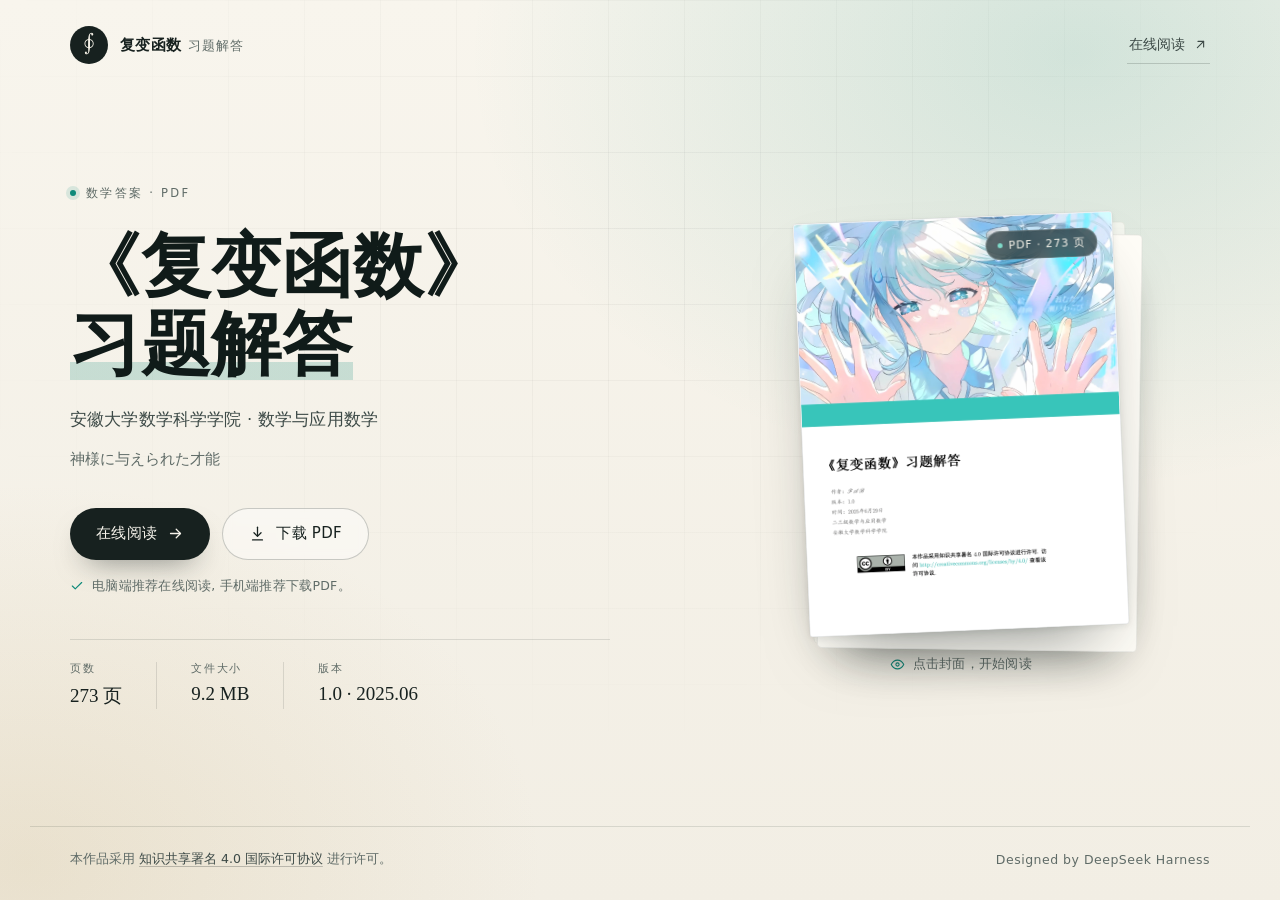
<file: index.html>
<!doctype html>
<html lang="zh-CN">
  <head>
    <meta charset="utf-8" />
    <meta name="viewport" content="width=device-width, initial-scale=1" />
    <title>《复变函数》习题解答 · 在线阅读</title>
    <meta
      name="description"
      content="神様に与えられた才能"
    />
    <meta name="theme-color" content="#f4f1e8" />
    <meta property="og:title" content="《复变函数》习题解答 · 在线阅读" />
    <meta
      property="og:description"
      content="共 273 页的习题解答合集，点击即可在网页中翻阅。"
    />
    <meta property="og:type" content="website" />
    <link rel="stylesheet" href="assets/css/base.css" />
    <link rel="stylesheet" href="assets/css/site.css" />
    <link
      rel="icon"
      href="data:image/svg+xml,%3Csvg xmlns='http://www.w3.org/2000/svg' viewBox='0 0 64 64'%3E%3Crect width='64' height='64' rx='14' fill='%2317211f'/%3E%3Ctext x='32' y='45' font-size='38' text-anchor='middle' fill='%23f6f2e8' font-family='Georgia,serif'%3E%E2%88%AE%3C/text%3E%3C/svg%3E"
    />
  </head>
  <body>
    <a class="skip-link" href="#main">跳到主要内容</a>
    <div class="bg" aria-hidden="true"></div>

    <header class="site-header">
      <a class="brand" href="./" aria-label="复变函数习题解答 · 首页">
        <span class="brand-mark" aria-hidden="true">∮</span>
        <span class="brand-text">
          复变函数
          <span class="brand-sub">习题解答</span>
        </span>
      </a>

      <a class="header-cta" href="viewer.html">
        在线阅读
        <svg viewBox="0 0 24 24" fill="none" stroke="currentColor" stroke-width="1.8" stroke-linecap="round" stroke-linejoin="round" aria-hidden="true">
          <path d="M7 17 17 7" />
          <path d="M8 7h9v9" />
        </svg>
      </a>
    </header>

    <main id="main" class="hero">
      <section class="copy">
        <p class="eyebrow">
          <span class="pulse" aria-hidden="true"></span>
          数学答案 · PDF
        </p>

        <h1>
          《复变函数》<br />
          <span class="h1-sub">习题解答</span>
        </h1>

        <p class="lede">安徽大学数学科学学院 · 数学与应用数学</p>
        <p class="desc">
          神様に与えられた才能
        </p>

        <div class="cta-row">
          <a class="btn btn-primary" href="viewer.html">
            <span>在线阅读</span>
            <svg class="arrow" viewBox="0 0 24 24" fill="none" stroke="currentColor" stroke-width="1.8" stroke-linecap="round" stroke-linejoin="round" aria-hidden="true">
              <path d="M5 12h14" />
              <path d="m13 6 6 6-6 6" />
            </svg>
          </a>

          <a class="btn btn-ghost" href="Latex.pdf" download="复变函数习题解答.pdf">
            <svg viewBox="0 0 24 24" fill="none" stroke="currentColor" stroke-width="1.8" stroke-linecap="round" stroke-linejoin="round" aria-hidden="true">
              <path d="M12 3v12" />
              <path d="m7 11 5 5 5-5" />
              <path d="M5 21h14" />
            </svg>
            <span>下载 PDF</span>
          </a>
        </div>

        <p class="fine-print">
          <svg viewBox="0 0 24 24" fill="none" stroke="currentColor" stroke-width="2" stroke-linecap="round" stroke-linejoin="round" aria-hidden="true">
            <path d="m20 6-11 11-5-5" />
          </svg>
          电脑端推荐在线阅读, 手机端推荐下载PDF。
        </p>

        <dl class="meta-row">
          <div>
            <dt>页数</dt>
            <dd>273 页</dd>
          </div>
          <div>
            <dt>文件大小</dt>
            <dd>9.2 MB</dd>
          </div>
          <div>
            <dt>版本</dt>
            <dd>1.0 · 2025.06</dd>
          </div>
        </dl>
      </section>

      <section class="visual" aria-label="文档封面">
        <a class="cover-card" href="viewer.html" aria-label="点击封面，打开在线阅读器">
          <img
            src="assets/img/cover.webp"
            width="1400"
            height="1812"
            alt="《复变函数》习题解答封面"
            fetchpriority="high"
          />
          <span class="cover-tag">PDF · 273 页</span>
        </a>
        <p class="float-note">
          <svg viewBox="0 0 24 24" fill="none" stroke="currentColor" stroke-width="1.7" stroke-linecap="round" stroke-linejoin="round" aria-hidden="true">
            <path d="M2 12s3.5-7 10-7 10 7 10 7-3.5 7-10 7-10-7-10-7Z" />
            <circle cx="12" cy="12" r="2.6" />
          </svg>
          点击封面，开始阅读
        </p>
      </section>
    </main>

    <footer class="site-footer">
      <p>
        本作品采用
        <a
          href="https://creativecommons.org/licenses/by/4.0/deed.zh-hans"
          target="_blank"
          rel="noopener noreferrer"
          >知识共享署名 4.0 国际许可协议</a
        >
        进行许可。
      </p>
      <p class="footer-dim">Designed by DeepSeek Harness</p>
    </footer>
  </body>
</html>
</file>
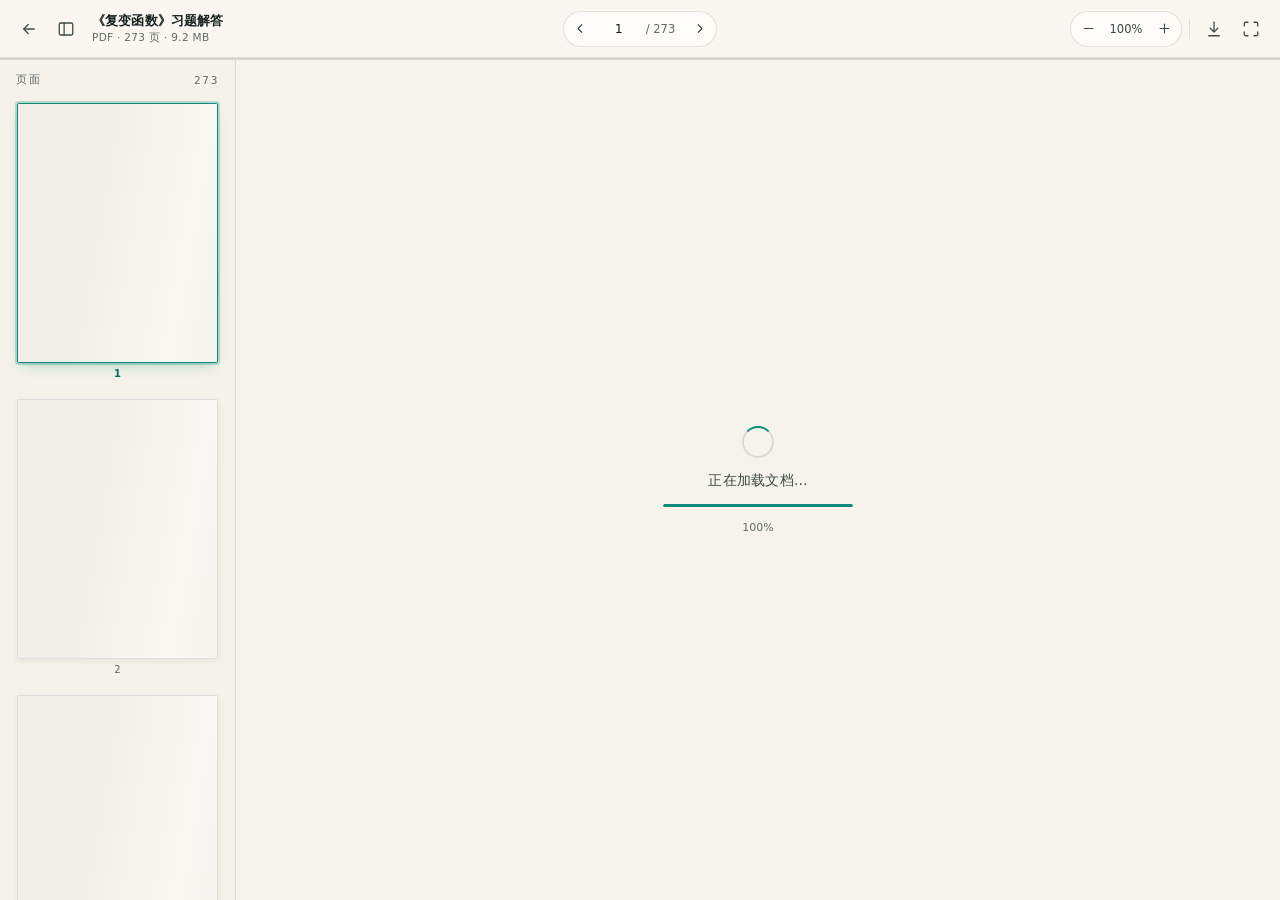
<file: viewer.html>
<!doctype html>
<html lang="zh-CN">
  <head>
    <meta charset="utf-8" />
    <meta name="viewport" content="width=device-width, initial-scale=1, viewport-fit=cover" />
    <title>《复变函数》习题解答 · 阅读器</title>
    <meta name="description" content="《复变函数》习题解答在线阅读器，基于 pdf.js。" />
    <meta name="theme-color" content="#faf8f2" />
    <script>
      if (location.protocol === "file:") {
        document.documentElement.classList.add("file-protocol");
      }
    </script>
    <link rel="stylesheet" href="assets/css/base.css" />
    <link rel="stylesheet" href="assets/css/viewer.css" />
    <link rel="modulepreload" href="assets/vendor/pdfjs/pdf.min.mjs" />
    <link
      rel="icon"
      href="data:image/svg+xml,%3Csvg xmlns='http://www.w3.org/2000/svg' viewBox='0 0 64 64'%3E%3Crect width='64' height='64' rx='14' fill='%2317211f'/%3E%3Ctext x='32' y='45' font-size='38' text-anchor='middle' fill='%23f6f2e8' font-family='Georgia,serif'%3E%E2%88%AE%3C/text%3E%3C/svg%3E"
    />
  </head>
  <body class="viewer-body">
    <div class="file-warning" id="fileWarning">
      <div class="file-warning-card">
        <h1>请通过本地服务器打开</h1>
        <p>
          你正在以 <code>file://</code> 方式直接打开此页面。出于安全限制，浏览器不允许页面读取本地 PDF，pdf.js 因此无法工作。
        </p>
        <p>
          双击项目文件夹中的 <code>serve.command</code>，或在文件夹内运行
          <code>python3 -m http.server 8000</code>，然后访问
          <code>http://localhost:8000</code>。
        </p>
        <a class="btn-small primary" href="Latex.pdf">先下载 PDF</a>
      </div>
    </div>

    <div class="app" id="app">
      <header class="topbar" id="topbar">
        <div class="tb-left">
          <a class="icon-btn back-btn" href="index.html" title="返回首页" aria-label="返回首页">
            <svg viewBox="0 0 24 24" fill="none" stroke="currentColor" stroke-width="1.7" stroke-linecap="round" stroke-linejoin="round" aria-hidden="true">
              <path d="M19 12H5" />
              <path d="m11 18-6-6 6-6" />
            </svg>
          </a>
          <button
            class="icon-btn"
            id="sidebarToggle"
            type="button"
            title="显示 / 隐藏页面缩略图"
            aria-label="显示或隐藏页面缩略图"
            aria-pressed="true"
          >
            <svg viewBox="0 0 24 24" fill="none" stroke="currentColor" stroke-width="1.7" stroke-linecap="round" stroke-linejoin="round" aria-hidden="true">
              <rect x="3" y="4" width="18" height="16" rx="2" />
              <path d="M9.5 4v16" />
            </svg>
          </button>
          <div class="doc-meta">
            <span class="doc-title">《复变函数》习题解答</span>
            <span class="doc-sub">PDF · 273 页 · 9.2 MB</span>
          </div>
        </div>

        <div class="pager" role="group" aria-label="页码">
          <button class="pager-btn" id="prevBtn" type="button" title="上一页（←）" aria-label="上一页">
            <svg viewBox="0 0 24 24" fill="none" stroke="currentColor" stroke-width="1.9" stroke-linecap="round" stroke-linejoin="round" aria-hidden="true">
              <path d="m14 6-6 6 6 6" />
            </svg>
          </button>
          <input
            class="page-input"
            id="pageInput"
            type="text"
            inputmode="numeric"
            autocomplete="off"
            spellcheck="false"
            value="1"
            aria-label="当前页码，输入后按回车跳转"
            title="输入页码后按回车跳转"
          />
          <span class="page-total">/ <span id="pageTotal">—</span></span>
          <button class="pager-btn" id="nextBtn" type="button" title="下一页（→）" aria-label="下一页">
            <svg viewBox="0 0 24 24" fill="none" stroke="currentColor" stroke-width="1.9" stroke-linecap="round" stroke-linejoin="round" aria-hidden="true">
              <path d="m10 6 6 6-6 6" />
            </svg>
          </button>
        </div>

        <div class="tb-right">
          <div class="zoom-group" role="group" aria-label="缩放">
            <button class="zoom-btn" id="zoomOut" type="button" title="缩小（-）" aria-label="缩小">
              <svg viewBox="0 0 24 24" fill="none" stroke="currentColor" stroke-width="1.8" stroke-linecap="round" aria-hidden="true">
                <path d="M5 12h14" />
              </svg>
            </button>
            <button class="zoom-value" id="zoomValue" type="button" title="恢复适应宽度（0）" aria-label="当前缩放比例，点击恢复适应宽度">100%</button>
            <button class="zoom-btn" id="zoomIn" type="button" title="放大（+）" aria-label="放大">
              <svg viewBox="0 0 24 24" fill="none" stroke="currentColor" stroke-width="1.8" stroke-linecap="round" aria-hidden="true">
                <path d="M12 5v14" />
                <path d="M5 12h14" />
              </svg>
            </button>
          </div>
          <span class="tb-sep" aria-hidden="true"></span>
          <a
            class="icon-btn download-link"
            href="Latex.pdf"
            download="复变函数习题解答.pdf"
            title="下载 PDF"
            aria-label="下载 PDF"
          >
            <svg viewBox="0 0 24 24" fill="none" stroke="currentColor" stroke-width="1.7" stroke-linecap="round" stroke-linejoin="round" aria-hidden="true">
              <path d="M12 3v12" />
              <path d="m7 11 5 5 5-5" />
              <path d="M5 21h14" />
            </svg>
          </a>
          <button class="icon-btn fullscreen-btn" id="fullscreenBtn" type="button" title="全屏（F）" aria-label="全屏">
            <svg id="fsIcon" viewBox="0 0 24 24" fill="none" stroke="currentColor" stroke-width="1.7" stroke-linecap="round" stroke-linejoin="round" aria-hidden="true">
              <path d="M8 3H5a2 2 0 0 0-2 2v3" />
              <path d="M16 3h3a2 2 0 0 1 2 2v3" />
              <path d="M8 21H5a2 2 0 0 1-2-2v-3" />
              <path d="M16 21h3a2 2 0 0 0 2-2v-3" />
            </svg>
          </button>
        </div>
      </header>

      <div class="progress-rail" aria-hidden="true">
        <div class="progress-bar" id="progressBar"></div>
      </div>

      <div class="workspace">
        <aside class="sidebar" id="sidebar" aria-label="页面缩略图">
          <div class="sidebar-head">
            <span>页面</span>
            <span id="thumbCount">273</span>
          </div>
          <div class="thumbs" id="thumbs"></div>
        </aside>

        <div class="viewport">
          <div class="scroller" id="scroller" tabindex="0">
            <div class="pages" id="pages"></div>
          </div>

          <button class="to-top" id="toTop" type="button" aria-label="回到第一页" title="回到顶部">
            <svg viewBox="0 0 24 24" fill="none" stroke="currentColor" stroke-width="1.8" stroke-linecap="round" stroke-linejoin="round" aria-hidden="true">
              <path d="M12 19V5" />
              <path d="m6 11 6-6 6 6" />
            </svg>
          </button>

          <div class="load-overlay" id="loadOverlay">
            <div class="loader" id="loader">
              <div class="spinner" aria-hidden="true"></div>
              <p class="load-title">正在加载文档…</p>
              <div class="load-bar"><span id="loadBar"></span></div>
              <p class="load-pct" id="loadPct">0%</p>
            </div>

            <div class="load-error" id="loadError" hidden>
              <div class="error-icon" aria-hidden="true">!</div>
              <h2>无法加载 PDF</h2>
              <p id="errMsg">获取 PDF 文件失败，请稍后重试。</p>
              <p class="hint">
                如果你直接双击打开了 HTML 文件，浏览器会阻止读取本地 PDF。请双击项目中的 <code>serve.command</code>，或运行 <code>python3 -m http.server 8000</code> 后访问 <code>http://localhost:8000</code>。
              </p>
              <div class="error-actions">
                <a class="btn-small primary" href="Latex.pdf" download="复变函数习题解答.pdf">下载 PDF</a>
                <a class="btn-small" href="index.html">返回首页</a>
              </div>
            </div>
          </div>
        </div>
      </div>

      <div class="backdrop" id="backdrop"></div>
      <p class="visually-hidden" id="pageStatus" aria-live="polite"></p>
    </div>

    <noscript>
      <div class="file-warning" style="display: grid">
        <div class="file-warning-card">
          <h1>需要启用 JavaScript</h1>
          <p>在线阅读器基于 pdf.js，需要启用 JavaScript 才能运行。</p>
          <a class="btn-small" href="Latex.pdf">直接下载 PDF</a>
        </div>
      </div>
    </noscript>

    <script type="module" src="assets/js/viewer.js"></script>
  </body>
</html>
</file>
<file: assets/css/base.css>
/* ============================================================
   Base — design tokens, reset, shared primitives
   ============================================================ */

:root {
  --paper: #f4f1e8;
  --paper-soft: #faf8f2;
  --ink: #17211f;
  --ink-soft: #3d4a47;
  --muted: #5f6b67;
  --accent: #0e8a7a;
  --accent-deep: #0a6b5f;
  --accent-soft: rgba(14, 138, 122, 0.12);
  --line: rgba(23, 33, 31, 0.12);
  --line-strong: rgba(23, 33, 31, 0.22);

  --serif: "Songti SC", "STSong", "Source Han Serif SC", "Noto Serif CJK SC",
    "SimSun", Georgia, "Times New Roman", serif;
  --sans: "PingFang SC", "Hiragino Sans GB", "Noto Sans SC", "Microsoft YaHei",
    system-ui, -apple-system, "Segoe UI", Roboto, sans-serif;
  --mono: "SF Mono", ui-monospace, "JetBrains Mono", Menlo, Consolas, monospace;

  --radius-sm: 6px;
  --radius-md: 10px;
  --radius-lg: 18px;

  --shadow-soft: 0 1px 2px rgba(23, 33, 31, 0.05),
    0 12px 34px -18px rgba(23, 33, 31, 0.35);
  --shadow-lift: 0 2px 4px rgba(23, 33, 31, 0.06),
    0 26px 60px -28px rgba(23, 33, 31, 0.5);
}

*,
*::before,
*::after {
  box-sizing: border-box;
}

html {
  -webkit-text-size-adjust: 100%;
  text-size-adjust: 100%;
}

body {
  margin: 0;
  font-family: var(--sans);
  background: var(--paper);
  color: var(--ink);
  -webkit-font-smoothing: antialiased;
  -moz-osx-font-smoothing: grayscale;
  text-rendering: optimizeLegibility;
}

[hidden] {
  display: none !important;
}

img,
svg {
  display: block;
  max-width: 100%;
}

button {
  font: inherit;
  color: inherit;
  background: none;
  border: 0;
  padding: 0;
  cursor: pointer;
}

a {
  color: inherit;
}

p,
h1,
h2,
h3 {
  margin: 0;
}

:focus-visible {
  outline: 2px solid var(--accent);
  outline-offset: 3px;
  border-radius: 4px;
}

::selection {
  background: rgba(14, 138, 122, 0.22);
}

.visually-hidden {
  position: absolute !important;
  width: 1px;
  height: 1px;
  padding: 0;
  margin: -1px;
  overflow: hidden;
  clip: rect(0 0 0 0);
  white-space: nowrap;
  border: 0;
}

.skip-link {
  position: fixed;
  top: 12px;
  left: 12px;
  z-index: 999;
  padding: 10px 16px;
  border-radius: 8px;
  background: var(--ink);
  color: #fff;
  font-size: 13px;
  text-decoration: none;
  transform: translateY(-160%);
  transition: transform 0.2s ease;
}

.skip-link:focus-visible {
  transform: translateY(0);
}

@media (prefers-reduced-motion: reduce) {
  *,
  *::before,
  *::after {
    animation-duration: 0.001ms !important;
    animation-iteration-count: 1 !important;
    transition-duration: 0.001ms !important;
    scroll-behavior: auto !important;
  }
}
</file>
<file: assets/css/site.css>
/* ============================================================
   Landing page
   ============================================================ */

body {
  min-height: 100dvh;
  display: flex;
  flex-direction: column;
  overflow-x: hidden;
}

/* --- ambient background ------------------------------------ */

.bg {
  position: fixed;
  inset: 0;
  z-index: 0;
  pointer-events: none;
  background:
    radial-gradient(980px 700px at 84% 6%, rgba(14, 138, 122, 0.16), transparent 62%),
    radial-gradient(760px 560px at 2% 96%, rgba(201, 176, 124, 0.22), transparent 68%),
    linear-gradient(180deg, #f8f5ed 0%, #f2eee4 100%);
}

.bg::after {
  content: "";
  position: absolute;
  inset: 0;
  background-image:
    linear-gradient(rgba(23, 33, 31, 0.05) 1px, transparent 1px),
    linear-gradient(90deg, rgba(23, 33, 31, 0.05) 1px, transparent 1px);
  background-size: 76px 76px;
  -webkit-mask-image: radial-gradient(950px 680px at 50% 26%, #000 0%, transparent 76%);
  mask-image: radial-gradient(950px 680px at 50% 26%, #000 0%, transparent 76%);
}

/* --- header ------------------------------------------------ */

.site-header {
  position: relative;
  z-index: 3;
  width: 100%;
  max-width: 1220px;
  margin: 0 auto;
  padding: 26px 40px;
  display: flex;
  align-items: center;
  justify-content: space-between;
  gap: 24px;
}

.brand {
  display: inline-flex;
  align-items: center;
  gap: 12px;
  text-decoration: none;
}

.brand-mark {
  width: 38px;
  height: 38px;
  display: grid;
  place-items: center;
  flex: none;
  border-radius: 50%;
  background: var(--ink);
  color: #f6f2e8;
  font-family: var(--serif);
  font-size: 23px;
  line-height: 1;
  padding-bottom: 3px;
  transition: transform 0.5s cubic-bezier(0.2, 0.7, 0.2, 1);
}

.brand:hover .brand-mark {
  transform: rotate(-14deg);
}

.brand-text {
  display: flex;
  align-items: baseline;
  gap: 7px;
  font-size: 15px;
  font-weight: 600;
  letter-spacing: 0.02em;
}

.brand-sub {
  font-size: 13px;
  font-weight: 400;
  color: var(--muted);
  letter-spacing: 0.06em;
}

.header-cta {
  display: inline-flex;
  align-items: center;
  gap: 8px;
  padding: 9px 2px;
  font-size: 13.5px;
  color: var(--ink-soft);
  text-decoration: none;
  border-bottom: 1px solid rgba(23, 33, 31, 0.18);
  transition: color 0.2s ease, border-color 0.2s ease;
}

.header-cta svg {
  width: 15px;
  height: 15px;
  transition: transform 0.25s ease;
}

.header-cta:hover {
  color: var(--accent-deep);
  border-color: var(--accent);
}

.header-cta:hover svg {
  transform: translate(2px, -2px);
}

/* --- hero -------------------------------------------------- */

.hero {
  position: relative;
  z-index: 2;
  width: 100%;
  max-width: 1220px;
  margin: 0 auto;
  padding: 30px 40px 56px;
  flex: 1;
  display: grid;
  grid-template-columns: minmax(0, 1.08fr) minmax(0, 0.92fr);
  align-items: center;
  gap: 56px;
  min-height: calc(100dvh - 190px);
}

.copy {
  max-width: 620px;
  animation: rise 0.8s cubic-bezier(0.2, 0.7, 0.2, 1) both;
}

.eyebrow {
  display: inline-flex;
  align-items: center;
  gap: 10px;
  margin-bottom: 26px;
  font-size: 11.5px;
  letter-spacing: 0.2em;
  text-transform: uppercase;
  color: var(--muted);
}

.eyebrow .pulse {
  width: 6px;
  height: 6px;
  border-radius: 50%;
  background: var(--accent);
  box-shadow: 0 0 0 4px rgba(14, 138, 122, 0.13);
}

h1 {
  font-family: var(--serif);
  font-weight: 700;
  font-size: clamp(46px, 5.5vw, 76px);
  line-height: 1.12;
  letter-spacing: 0.01em;
  color: #101b19;
  margin-bottom: 22px;
}

.h1-sub {
  background: linear-gradient(
    180deg,
    transparent 70%,
    rgba(14, 138, 122, 0.2) 70%,
    rgba(14, 138, 122, 0.2) 93%,
    transparent 93%
  );
  padding-bottom: 3px;
}

.lede {
  font-size: 16.5px;
  line-height: 1.7;
  color: var(--ink-soft);
  letter-spacing: 0.01em;
}

.desc {
  margin-top: 12px;
  max-width: 44ch;
  font-size: 14.5px;
  line-height: 1.9;
  color: var(--muted);
}

.cta-row {
  display: flex;
  flex-wrap: wrap;
  align-items: center;
  gap: 12px;
  margin-top: 34px;
}

.btn {
  display: inline-flex;
  align-items: center;
  justify-content: center;
  gap: 10px;
  height: 52px;
  padding: 0 26px;
  border-radius: 999px;
  font-size: 15px;
  font-weight: 500;
  letter-spacing: 0.02em;
  text-decoration: none;
  transition: transform 0.25s cubic-bezier(0.2, 0.7, 0.2, 1),
    box-shadow 0.25s ease, background-color 0.2s ease,
    border-color 0.2s ease, color 0.2s ease;
}

.btn svg {
  width: 17px;
  height: 17px;
  flex: none;
}

.btn-primary {
  background: var(--ink);
  color: #f7f4ec;
  box-shadow: 0 14px 30px -16px rgba(23, 33, 31, 0.65);
}

.btn-primary .arrow {
  transition: transform 0.25s ease;
}

.btn-primary:hover {
  background: #0b1513;
  transform: translateY(-2px);
  box-shadow: 0 20px 38px -18px rgba(23, 33, 31, 0.6);
}

.btn-primary:hover .arrow {
  transform: translateX(3px);
}

.btn-ghost {
  background: rgba(255, 255, 255, 0.42);
  border: 1px solid var(--line-strong);
  color: var(--ink);
  backdrop-filter: blur(4px);
}

.btn-ghost:hover {
  background: #fff;
  border-color: rgba(23, 33, 31, 0.34);
  transform: translateY(-2px);
}

.fine-print {
  display: flex;
  align-items: center;
  gap: 8px;
  margin-top: 18px;
  font-size: 12.5px;
  color: var(--muted);
  letter-spacing: 0.02em;
}

.fine-print svg {
  width: 14px;
  height: 14px;
  color: var(--accent);
}

.meta-row {
  display: flex;
  margin: 44px 0 0;
  padding: 22px 0 0;
  border-top: 1px solid var(--line);
  max-width: 540px;
}

.meta-row > div {
  padding-right: 34px;
  margin-right: 34px;
  border-right: 1px solid var(--line);
}

.meta-row > div:last-child {
  padding-right: 0;
  margin-right: 0;
  border-right: 0;
}

.meta-row dt {
  margin-bottom: 7px;
  font-size: 10.5px;
  letter-spacing: 0.16em;
  text-transform: uppercase;
  color: var(--muted);
}

.meta-row dd {
  margin: 0;
  font-family: var(--serif);
  font-size: 19px;
  color: var(--ink);
  white-space: nowrap;
}

/* --- cover visual ------------------------------------------ */

.visual {
  position: relative;
  display: flex;
  flex-direction: column;
  align-items: center;
  justify-content: center;
  gap: 26px;
  animation: rise 0.9s 0.1s cubic-bezier(0.2, 0.7, 0.2, 1) both;
}

.cover-card {
  position: relative;
  z-index: 1;
  display: block;
  width: clamp(260px, 25vw, 344px);
  transform: rotate(-2.4deg);
  transition: transform 0.6s cubic-bezier(0.2, 0.7, 0.2, 1);
  text-decoration: none;
}

.cover-card::before {
  content: "";
  position: absolute;
  inset: 16px -18px -20px 18px;
  z-index: -1;
  border-radius: 5px;
  background: #fffdf7;
  border: 1px solid rgba(23, 33, 31, 0.08);
  box-shadow: 0 24px 50px -26px rgba(23, 33, 31, 0.55);
  transform: rotate(3.2deg);
}

.cover-card::after {
  content: "";
  position: absolute;
  inset: 8px -8px -10px 8px;
  z-index: -2;
  border-radius: 5px;
  background: rgba(255, 253, 247, 0.6);
  border: 1px solid rgba(23, 33, 31, 0.06);
  transform: rotate(1.2deg);
}

.cover-card img {
  width: 100%;
  height: auto;
  border-radius: 4px;
  border: 1px solid rgba(23, 33, 31, 0.1);
  box-shadow: 0 34px 70px -34px rgba(23, 33, 31, 0.6),
    0 2px 6px rgba(23, 33, 31, 0.08);
  background: #fff;
}

.cover-card:hover {
  transform: rotate(0deg) translateY(-6px);
}

.cover-tag {
  position: absolute;
  top: 16px;
  right: 16px;
  display: inline-flex;
  align-items: center;
  gap: 6px;
  padding: 6px 11px;
  border-radius: 999px;
  background: rgba(16, 26, 24, 0.62);
  color: #f5f2e9;
  font-size: 11px;
  letter-spacing: 0.08em;
  backdrop-filter: blur(8px);
  -webkit-backdrop-filter: blur(8px);
  border: 1px solid rgba(255, 255, 255, 0.18);
}

.cover-tag::before {
  content: "";
  width: 5px;
  height: 5px;
  border-radius: 50%;
  background: #7ed9c8;
}

.float-note {
  display: inline-flex;
  align-items: center;
  gap: 8px;
  font-size: 12.5px;
  color: var(--muted);
  letter-spacing: 0.02em;
}

.float-note svg {
  width: 15px;
  height: 15px;
  color: var(--accent);
}

/* --- footer ------------------------------------------------ */

.site-footer {
  position: relative;
  z-index: 2;
  width: 100%;
  max-width: 1220px;
  margin: 0 auto;
  padding: 24px 40px 32px;
  border-top: 1px solid var(--line);
  display: flex;
  align-items: center;
  justify-content: space-between;
  flex-wrap: wrap;
  gap: 10px 24px;
  font-size: 12.5px;
  color: var(--muted);
}

.site-footer a {
  color: var(--ink-soft);
  text-decoration: underline;
  text-underline-offset: 3px;
  text-decoration-color: rgba(23, 33, 31, 0.24);
  transition: color 0.2s ease, text-decoration-color 0.2s ease;
}

.site-footer a:hover {
  color: var(--accent-deep);
  text-decoration-color: var(--accent);
}

.footer-dim {
  letter-spacing: 0.04em;
}

/* --- motion ------------------------------------------------ */

@keyframes rise {
  from {
    opacity: 0;
    transform: translateY(18px);
  }
  to {
    opacity: 1;
    transform: none;
  }
}

/* --- responsive -------------------------------------------- */

@media (max-width: 980px) {
  .hero {
    grid-template-columns: 1fr;
    gap: 54px;
    padding-top: 10px;
    padding-bottom: 48px;
    min-height: 0;
  }

  .copy {
    max-width: 640px;
    order: 1;
  }

  .visual {
    order: 2;
    gap: 22px;
  }

  .cover-card {
    width: min(300px, 62vw);
  }

  h1 {
    font-size: clamp(40px, 9vw, 60px);
  }
}

@media (max-width: 640px) {
  .site-header {
    padding: 18px 20px;
  }

  .brand-sub {
    display: none;
  }

  .header-cta {
    font-size: 12.5px;
  }

  .hero {
    padding: 14px 20px 44px;
    gap: 44px;
  }

  .eyebrow {
    margin-bottom: 18px;
  }

  h1 {
    font-size: clamp(36px, 11vw, 48px);
    margin-bottom: 16px;
  }

  .lede {
    font-size: 15px;
  }

  .desc {
    font-size: 13.5px;
  }

  .cta-row {
    margin-top: 26px;
    gap: 10px;
  }

  .btn {
    height: 48px;
    padding: 0 20px;
    font-size: 14px;
  }

  .btn-primary {
    flex: 1 1 auto;
  }

  .meta-row {
    margin-top: 32px;
    padding-top: 18px;
  }

  .meta-row > div {
    padding-right: 18px;
    margin-right: 18px;
  }

  .meta-row dd {
    font-size: 17px;
  }

  .site-footer {
    padding: 20px 20px 26px;
    flex-direction: column;
    align-items: flex-start;
    gap: 6px;
  }
}

@media (min-width: 1500px) {
  .hero {
    gap: 80px;
  }
}
</file>
<file: assets/css/viewer.css>
/* ============================================================
   pdf.js reader
   ============================================================ */

:root {
  --topbar-h: 58px;
  --sidebar-w: 236px;
  --viewer-bg: #e9e5db;
  --page-shadow: 0 1px 2px rgba(23, 33, 31, 0.08),
    0 18px 42px -22px rgba(23, 33, 31, 0.42);
}

html,
body {
  height: 100%;
}

.viewer-body {
  height: 100dvh;
  overflow: hidden;
  background: var(--viewer-bg);
  overscroll-behavior: none;
}

.app {
  height: 100dvh;
  display: flex;
  flex-direction: column;
}

/* --- top bar ----------------------------------------------- */

.topbar {
  position: relative;
  z-index: 30;
  flex: none;
  height: var(--topbar-h);
  display: grid;
  grid-template-columns: minmax(0, 1fr) auto minmax(0, 1fr);
  align-items: center;
  gap: 12px;
  padding: 0 12px;
  background: rgba(250, 248, 242, 0.94);
  border-bottom: 1px solid var(--line);
  backdrop-filter: blur(14px) saturate(1.15);
  -webkit-backdrop-filter: blur(14px) saturate(1.15);
  transition: box-shadow 0.2s ease;
}

.topbar.is-scrolled {
  box-shadow: 0 10px 24px -20px rgba(23, 33, 31, 0.5);
}

.tb-left,
.tb-right {
  display: flex;
  align-items: center;
  gap: 3px;
  min-width: 0;
}

.tb-right {
  justify-content: flex-end;
}

.icon-btn {
  width: 34px;
  height: 34px;
  display: grid;
  place-items: center;
  flex: none;
  border-radius: 8px;
  color: var(--ink-soft);
  text-decoration: none;
  transition: background-color 0.16s ease, color 0.16s ease;
}

.icon-btn:hover {
  background: rgba(23, 33, 31, 0.065);
  color: var(--ink);
}

.icon-btn svg {
  width: 18px;
  height: 18px;
}

.doc-meta {
  display: flex;
  flex-direction: column;
  gap: 1px;
  min-width: 0;
  margin-left: 6px;
  padding-right: 8px;
}

.doc-title {
  font-size: 13px;
  font-weight: 600;
  letter-spacing: 0.01em;
  white-space: nowrap;
  overflow: hidden;
  text-overflow: ellipsis;
}

.doc-sub {
  font-size: 10.5px;
  letter-spacing: 0.03em;
  color: var(--muted);
  white-space: nowrap;
  overflow: hidden;
  text-overflow: ellipsis;
}

/* pager */

.pager {
  display: flex;
  align-items: center;
  gap: 1px;
  padding: 3px;
  border: 1px solid var(--line);
  border-radius: 999px;
  background: rgba(255, 255, 255, 0.6);
}

.pager-btn {
  width: 28px;
  height: 28px;
  display: grid;
  place-items: center;
  border-radius: 50%;
  color: var(--ink-soft);
  transition: background-color 0.16s ease, color 0.16s ease;
}

.pager-btn:hover {
  background: rgba(23, 33, 31, 0.07);
  color: var(--ink);
}

.pager-btn svg {
  width: 15px;
  height: 15px;
}

.page-input {
  width: 46px;
  height: 28px;
  padding: 0 2px;
  border: 0;
  border-radius: 999px;
  background: transparent;
  font-family: var(--sans);
  font-size: 12.5px;
  font-variant-numeric: tabular-nums;
  text-align: center;
  color: var(--ink);
}

.page-input:hover {
  background: rgba(23, 33, 31, 0.05);
}

.page-input:focus {
  outline: none;
  background: #fff;
  box-shadow: inset 0 0 0 1px var(--accent);
}

.page-total {
  padding: 0 9px 0 3px;
  font-size: 11.5px;
  color: var(--muted);
  font-variant-numeric: tabular-nums;
  white-space: nowrap;
}

/* zoom */

.zoom-group {
  display: flex;
  align-items: center;
  padding: 3px;
  border: 1px solid var(--line);
  border-radius: 999px;
  background: rgba(255, 255, 255, 0.6);
}

.zoom-btn {
  width: 28px;
  height: 28px;
  display: grid;
  place-items: center;
  border-radius: 50%;
  font-size: 15px;
  line-height: 1;
  color: var(--ink-soft);
  transition: background-color 0.16s ease, color 0.16s ease;
}

.zoom-btn:hover {
  background: rgba(23, 33, 31, 0.07);
  color: var(--ink);
}

.zoom-btn:disabled {
  opacity: 0.32;
  cursor: default;
  background: transparent;
}

.zoom-btn svg {
  width: 15px;
  height: 15px;
}

.zoom-value {
  min-width: 48px;
  height: 28px;
  padding: 0 4px;
  border-radius: 999px;
  font-size: 11.5px;
  font-variant-numeric: tabular-nums;
  color: var(--ink-soft);
  transition: background-color 0.16s ease, color 0.16s ease;
}

.zoom-value:hover {
  background: rgba(23, 33, 31, 0.07);
  color: var(--ink);
}

.tb-sep {
  width: 1px;
  height: 20px;
  margin: 0 4px;
  background: var(--line);
}

/* --- progress rail ----------------------------------------- */

.progress-rail {
  flex: none;
  height: 2px;
  background: rgba(23, 33, 31, 0.08);
  z-index: 29;
}

.progress-bar {
  height: 100%;
  width: 100%;
  background: linear-gradient(90deg, var(--accent), #46c3ad);
  transform: scaleX(0);
  transform-origin: 0 50%;
  transition: transform 0.08s linear;
}

/* --- workspace --------------------------------------------- */

.workspace {
  flex: 1;
  min-height: 0;
  display: flex;
  position: relative;
}

/* sidebar */

.sidebar {
  flex: none;
  width: var(--sidebar-w);
  display: flex;
  flex-direction: column;
  min-height: 0;
  background: rgba(247, 244, 237, 0.9);
  border-right: 1px solid var(--line);
  z-index: 24;
}

.app.sidebar-collapsed .sidebar {
  display: none;
}

.sidebar-head {
  flex: none;
  display: flex;
  align-items: center;
  justify-content: space-between;
  padding: 13px 16px 9px;
  font-size: 10.5px;
  letter-spacing: 0.16em;
  text-transform: uppercase;
  color: var(--muted);
}

.thumbs {
  position: relative;
  flex: 1;
  min-height: 0;
  overflow-y: auto;
  overscroll-behavior: contain;
  padding: 2px 12px 24px;
  scrollbar-width: thin;
  scrollbar-color: rgba(23, 33, 31, 0.22) transparent;
}

.thumb {
  display: block;
  width: 100%;
  margin: 0 0 10px;
  padding: 5px;
  border-radius: 8px;
  text-align: center;
  transition: background-color 0.16s ease;
}

.thumb:hover {
  background: rgba(23, 33, 31, 0.05);
}

.thumb-frame {
  position: relative;
  display: block;
  width: 100%;
  aspect-ratio: 612 / 792;
  border: 1px solid rgba(23, 33, 31, 0.14);
  border-radius: 2px;
  background: #fff;
  overflow: hidden;
  box-shadow: 0 2px 6px rgba(23, 33, 31, 0.07);
  transition: border-color 0.16s ease, box-shadow 0.16s ease;
}

.thumb-frame img {
  position: absolute;
  inset: 0;
  width: 100%;
  height: 100%;
  object-fit: cover;
  opacity: 0;
  transition: opacity 0.25s ease;
}

.thumb.is-rendered .thumb-frame img {
  opacity: 1;
}

.thumb-frame::after {
  content: "";
  position: absolute;
  inset: 0;
  background: linear-gradient(100deg, #f2efe8 20%, #faf8f3 40%, #f2efe8 60%);
  background-size: 220% 100%;
  animation: shimmer 1.8s linear infinite;
  transition: opacity 0.25s ease;
}

.thumb.is-rendered .thumb-frame::after {
  opacity: 0;
}

.thumb-num {
  display: block;
  margin-top: 5px;
  font-size: 10px;
  font-variant-numeric: tabular-nums;
  color: var(--muted);
  transition: color 0.16s ease;
}

.thumb.is-active .thumb-frame {
  border-color: var(--accent);
  box-shadow: 0 0 0 2px rgba(14, 138, 122, 0.26),
    0 6px 14px -6px rgba(14, 138, 122, 0.4);
}

.thumb.is-active .thumb-num {
  color: var(--accent-deep);
  font-weight: 600;
}

/* viewport + scroller */

.viewport {
  position: relative;
  flex: 1;
  min-width: 0;
  display: flex;
}

.scroller {
  position: relative;
  flex: 1;
  overflow: auto;
  overscroll-behavior: contain;
  padding: 26px 22px 90px;
  scrollbar-width: thin;
  scrollbar-color: rgba(23, 33, 31, 0.28) transparent;
  background: var(--viewer-bg);
}

.scroller:focus-visible {
  outline: 2px solid var(--accent);
  outline-offset: -2px;
}

.scroller::-webkit-scrollbar {
  width: 12px;
  height: 12px;
}

.scroller::-webkit-scrollbar-thumb {
  background: rgba(23, 33, 31, 0.24);
  border: 3px solid var(--viewer-bg);
  border-radius: 999px;
}

.scroller::-webkit-scrollbar-thumb:hover {
  background: rgba(23, 33, 31, 0.36);
}

.pages {
  position: relative;
  display: flex;
  flex-direction: column;
  gap: 26px;
  min-height: 100%;
}

.page {
  position: relative;
  flex: none;
  width: var(--page-w, 612px);
  margin: 0 auto;
  background: #fff;
  border-radius: 2px;
  box-shadow: var(--page-shadow);
  overflow: hidden;
  aspect-ratio: 612 / 792;
}

.page::before {
  content: "";
  position: absolute;
  inset: 0;
  z-index: 0;
  background: linear-gradient(100deg, #f4f1ea 20%, #fbfaf5 40%, #f4f1ea 60%);
  background-size: 220% 100%;
  animation: shimmer 1.8s linear infinite;
  transition: opacity 0.3s ease;
}

.page.is-rendered::before {
  opacity: 0;
  animation: none;
}

.page canvas {
  position: relative;
  z-index: 1;
  display: block;
  width: 100%;
  height: auto;
}

/* --- pdf.js text layer ------------------------------------- */

.textLayer {
  position: absolute;
  inset: 0;
  z-index: 2;
  overflow: hidden;
  opacity: 1;
  line-height: 1;
  text-align: initial;
  text-size-adjust: none;
  -webkit-text-size-adjust: none;
  forced-color-adjust: none;
  transform-origin: 0 0;
  caret-color: CanvasText;
}

.textLayer :is(span, br) {
  color: transparent;
  position: absolute;
  white-space: pre;
  cursor: text;
  transform-origin: 0% 0%;
}

.textLayer ::selection {
  background: rgba(14, 138, 122, 0.26);
  background: color-mix(in srgb, var(--accent) 28%, transparent);
}

.textLayer br::selection {
  background: transparent;
}

.textLayer .endOfContent {
  display: block;
  position: absolute;
  inset: 100% 0 0;
  z-index: 0;
  cursor: default;
  user-select: none;
}

/* --- link annotations -------------------------------------- */

.linkLayer {
  position: absolute;
  inset: 0;
  z-index: 3;
  pointer-events: none;
}

.linkLayer a {
  position: absolute;
  display: block;
  pointer-events: auto;
  border-radius: 2px;
  background: rgba(14, 138, 122, 0);
  transition: background-color 0.15s ease;
}

.linkLayer a:hover {
  background: rgba(14, 138, 122, 0.12);
}

/* --- loading / error --------------------------------------- */

.load-overlay {
  position: absolute;
  inset: 0;
  z-index: 20;
  display: grid;
  place-items: center;
  padding: 24px;
  background: #f6f3eb;
  transition: opacity 0.38s ease, visibility 0.38s ease;
}

.load-overlay.is-hidden {
  opacity: 0;
  visibility: hidden;
  pointer-events: none;
}

.loader {
  display: flex;
  flex-direction: column;
  align-items: center;
  gap: 14px;
  text-align: center;
}

.spinner {
  width: 32px;
  height: 32px;
  border-radius: 50%;
  border: 2px solid rgba(23, 33, 31, 0.12);
  border-top-color: var(--accent);
  animation: spin 0.75s linear infinite;
}

.load-title {
  font-size: 13.5px;
  color: var(--ink-soft);
  letter-spacing: 0.02em;
}

.load-bar {
  width: 190px;
  height: 3px;
  border-radius: 99px;
  background: rgba(23, 33, 31, 0.1);
  overflow: hidden;
}

.load-bar span {
  display: block;
  width: 0;
  height: 100%;
  border-radius: inherit;
  background: var(--accent);
  transition: width 0.2s ease;
}

.load-pct {
  font-size: 11px;
  color: var(--muted);
  font-variant-numeric: tabular-nums;
}

.load-error {
  max-width: 460px;
  text-align: center;
}

.error-icon {
  width: 40px;
  height: 40px;
  margin: 0 auto 16px;
  display: grid;
  place-items: center;
  border-radius: 50%;
  background: rgba(180, 83, 45, 0.12);
  color: #a24a26;
  font-family: var(--serif);
  font-size: 22px;
  font-weight: 700;
}

.load-error h2 {
  margin-bottom: 10px;
  font-family: var(--serif);
  font-size: 21px;
  font-weight: 700;
}

.load-error > p {
  font-size: 13.5px;
  line-height: 1.8;
  color: var(--muted);
}

.load-error .hint {
  margin-top: 12px;
  padding: 12px 14px;
  border: 1px dashed rgba(23, 33, 31, 0.18);
  border-radius: 8px;
  background: rgba(255, 255, 255, 0.5);
  font-size: 12.5px;
  line-height: 1.75;
  text-align: left;
}

.load-error code {
  padding: 1px 5px;
  border-radius: 4px;
  background: rgba(23, 33, 31, 0.07);
  font-family: var(--mono);
  font-size: 11.5px;
}

.error-actions {
  display: flex;
  justify-content: center;
  gap: 10px;
  margin-top: 18px;
}

.btn-small {
  display: inline-flex;
  align-items: center;
  justify-content: center;
  height: 38px;
  padding: 0 18px;
  border-radius: 999px;
  border: 1px solid var(--line-strong);
  font-size: 13px;
  text-decoration: none;
  color: var(--ink);
  background: transparent;
  transition: background-color 0.16s ease;
}

.btn-small:hover {
  background: rgba(23, 33, 31, 0.05);
}

.btn-small.primary {
  background: var(--ink);
  border-color: var(--ink);
  color: #f7f4ec;
}

.btn-small.primary:hover {
  background: #0b1513;
}

/* --- floating to-top --------------------------------------- */

.to-top {
  position: absolute;
  right: 20px;
  bottom: 20px;
  z-index: 16;
  width: 40px;
  height: 40px;
  display: grid;
  place-items: center;
  border-radius: 50%;
  background: rgba(255, 255, 255, 0.94);
  border: 1px solid var(--line);
  color: var(--ink-soft);
  box-shadow: 0 8px 20px -10px rgba(23, 33, 31, 0.4);
  opacity: 0;
  visibility: hidden;
  transform: translateY(8px);
  transition: opacity 0.2s ease, transform 0.2s ease, visibility 0.2s ease,
    background-color 0.16s ease;
}

.to-top.is-visible {
  opacity: 1;
  visibility: visible;
  transform: none;
}

.to-top:hover {
  background: #fff;
  color: var(--ink);
}

.to-top svg {
  width: 17px;
  height: 17px;
}

/* --- backdrop & file warning ------------------------------- */

.backdrop {
  display: none;
}

.file-warning {
  display: none;
}

html.file-protocol .app {
  display: none;
}

html.file-protocol .file-warning {
  position: fixed;
  inset: 0;
  z-index: 100;
  display: grid;
  place-items: center;
  padding: 24px;
  background: var(--paper);
}

.file-warning-card {
  max-width: 520px;
  padding: 30px 32px;
  border: 1px solid var(--line);
  border-radius: 16px;
  background: var(--paper-soft);
  box-shadow: var(--shadow-soft);
}

.file-warning-card h1 {
  margin-bottom: 12px;
  font-family: var(--serif);
  font-size: 24px;
}

.file-warning-card p {
  font-size: 13.5px;
  line-height: 1.8;
  color: var(--muted);
}

.file-warning-card p + p {
  margin-top: 10px;
}

.file-warning-card code {
  padding: 2px 6px;
  border-radius: 5px;
  background: rgba(23, 33, 31, 0.07);
  font-family: var(--mono);
  font-size: 12px;
}

.file-warning-card .btn-small {
  margin-top: 20px;
}

/* --- animations -------------------------------------------- */

@keyframes spin {
  to {
    transform: rotate(360deg);
  }
}

@keyframes shimmer {
  from {
    background-position: 130% 0;
  }
  to {
    background-position: -90% 0;
  }
}

/* --- responsive -------------------------------------------- */

@media (max-width: 860px) {
  :root {
    --topbar-h: 54px;
  }

  .topbar {
    padding: 0 6px;
    gap: 6px;
  }

  .doc-meta {
    display: none;
  }

  .zoom-group,
  .tb-sep,
  .tb-right .fullscreen-btn {
    display: none;
  }

  .pager {
    padding: 2px;
  }

  .page-total {
    font-size: 11px;
    padding-right: 7px;
  }

  .sidebar {
    position: fixed;
    top: var(--topbar-h);
    bottom: 0;
    left: 0;
    width: min(300px, 86vw);
    transform: translateX(-102%);
    transition: transform 0.28s cubic-bezier(0.2, 0.7, 0.2, 1);
    box-shadow: 24px 0 60px -30px rgba(23, 33, 31, 0.55);
    background: #f7f4ed;
  }

  .app.sidebar-open .sidebar {
    transform: none;
  }

  .app.sidebar-collapsed .sidebar {
    display: flex;
  }

  .backdrop {
    display: block;
    position: fixed;
    inset: var(--topbar-h) 0 0;
    z-index: 22;
    background: rgba(15, 23, 21, 0.32);
    opacity: 0;
    visibility: hidden;
    transition: opacity 0.25s ease, visibility 0.25s ease;
  }

  .app.sidebar-open .backdrop {
    opacity: 1;
    visibility: visible;
  }

  .scroller {
    padding: 14px 10px 72px;
  }

  .pages {
    gap: 14px;
  }

  .to-top {
    right: 14px;
    bottom: 14px;
  }

  .thumbs {
    display: grid;
    grid-template-columns: repeat(2, minmax(0, 1fr));
    gap: 4px 8px;
    align-content: start;
    padding: 2px 10px 24px;
  }

  .thumb {
    margin: 0;
    padding: 4px;
    border-radius: 6px;
  }

  .thumb-num {
    margin-top: 3px;
    font-size: 9.5px;
  }
}

@media (max-width: 420px) {
  .tb-left .back-btn + .icon-btn {
    margin-left: -4px;
  }

  .pager {
    gap: 0;
  }

  .page-input {
    width: 38px;
  }
}
</file>
